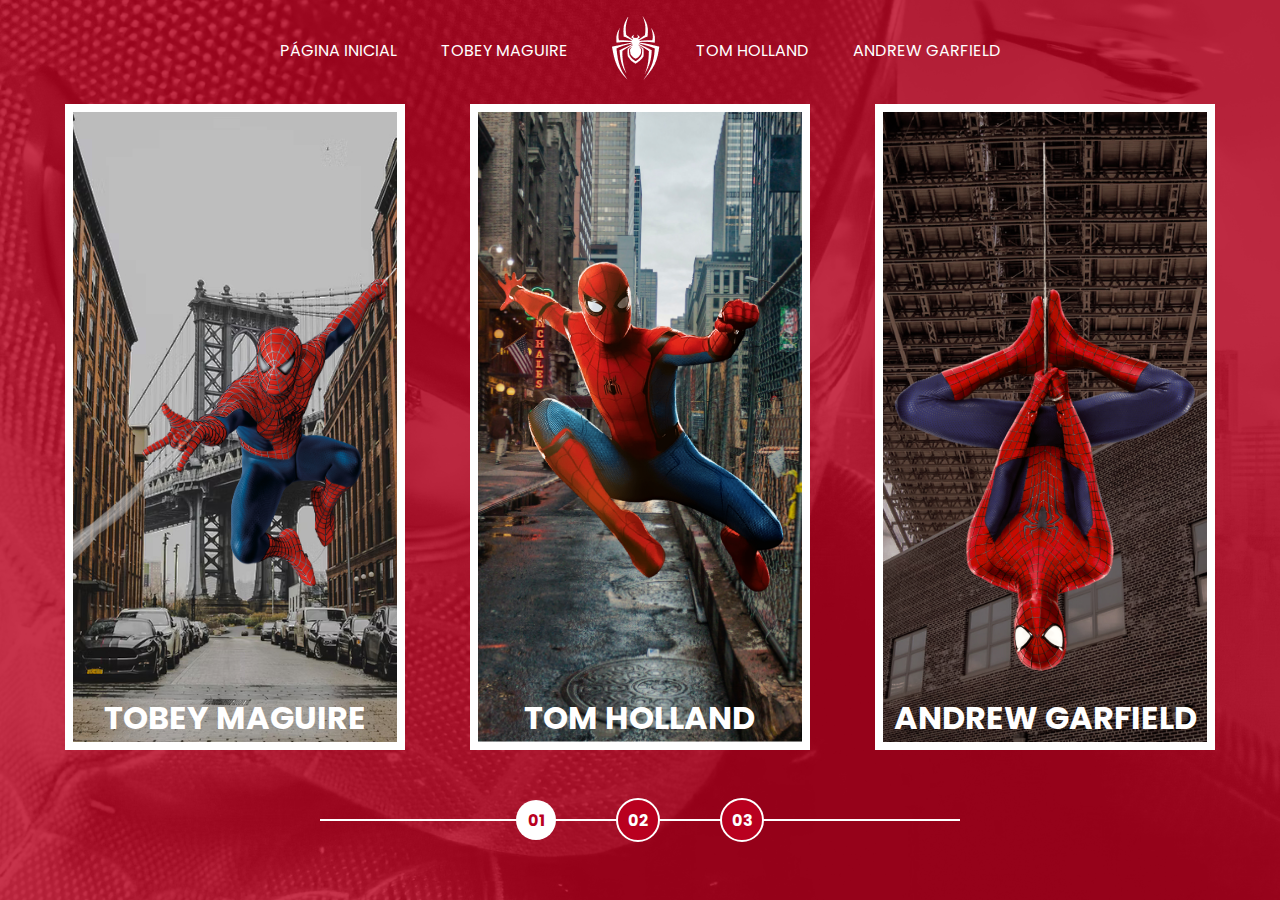
<file: index.html>
<!DOCTYPE html>
<html lang="en">

<head>
    <meta charset="UTF-8">
    <meta http-equiv="X-UA-Compatible" content="IE=edge">
    <meta name="viewport" content="width=device-width, initial-scale=1.0">
    <link rel="stylesheet" href="/assets/css/homepage-styles.css">
    <script src="/assets/scripts/card-hover-animation.js"></script>
    <title>Spiderman | Multiverso</title>
</head>

<body>
    <nav class="menu">
        <ul>
            <li class="menu__item">
                <a href="/">Página Inicial</a>
            </li>
            <li class="menu__item">
                <a href="/pages/tobey-maguire/spiderman1.html">Tobey Maguire</a>
            </li>
            <li class="menu__item menu__icon">
                <img src="\assets\icons\spiderman1.png" alt="Spiderman Icon">
            </li>
            <li class="menu__item">
                <a href="/pages/tom-holland/spidermantom1.html">Tom Holland</a>
            </li>
            <li class="menu__item">
                <a href="/pages/andrew-garfield/amazingspiderman1.html">Andrew Garfield</a>
            </li>
        </ul>
    </nav>

    <div class="container">
        <a href="/pages/tobey-maguire/spiderman1.html" class="card" id="spider-man-01">
            <img class="card__background" src="/assets/images/pic-sm-bg-01.jpg" alt="">
            <img class="card__image" src="/assets/images/spider-man-01.png" alt="Tobey Maguire">
            <h2 class="card__tittle">Tobey Maguire</h2>
        </a>
        <a href="/pages/tom-holland/spidermantom1.html" class="card" id="spider-man-02">
            <img class="card__background" src="/assets/images/pic-sm-bg-02.jpg" alt="">
            <img class="card__image" src="/assets/images/spider-man-02.png" alt="Tom Holland">
            <h2 class="card__tittle">Tom Holland</h2>
        </a>
        <a href="/pages/andrew-garfield/amazingspiderman1.html" class="card" id="spider-man-03">
            <img class="card__background" src="/assets/images/pic-sm-bg-03.jpg" alt="">
            <img class="card__image" src="/assets/images/spider-man-03.png" alt="Andrew Garfield">
            <h2 class="card__tittle">Andrew Garfield</h2>
        </a>
    </div>

    <div class="controller">
        <div class="controller__button controller__button--active">
            01
        </div>
        <div class="controller__button">
            02
        </div>
        <div class="controller__button">
            03
        </div>
        <div class="controller__line"></div>
    </div>
</body>

</html>
</file>
<file: assets/css/homepage-styles.css>
@import url('/assets/css/reset.css');
@import url('/assets/css/global.css');

body {
    background-color: var(--primary-color);
}

body::before {
    content: "";
    background-image: url(/assets/images/spider-man-background.jpg);
    background-repeat: no-repeat;
    background-position: center;
    background-size: cover;
    width: 100%;
    height: 100%;
    position: absolute;
    opacity: 0.2;
    transition: background-image 0.75s ease-in-out, opacity 0.75s ease-in-out;
}

.menu {
    padding: 1rem 0;
    width: 100%;
    text-align: center;
    position: relative;
}

.menu__item {
    display: inline-block;
    text-transform: uppercase;
    margin: 0 1.25rem;
}

.menu__icon {
    width: 2.5rem;
    margin: 0 1.25rem;
    vertical-align: middle;

}

.container {
    position: relative;
    display: flex;
    align-items: center;
    justify-content: space-evenly;
}

.card {
    border: 0.5rem solid white;
    width: calc(100% / 3 - 8%);
    height: 70vh;
    position: relative;
    transition: filter .5s ease-in-out;
}

.card__background {
    width: 100%;
    height: 100%;
    object-fit: cover;
    position: absolute;
    opacity: 1;
    transition: opacity 0.75s ease-in-out;
}

.card__image {
    width: 100%;
    height: 100%;
    object-fit: contain;
    position: relative;
    transition: 0.75s ease-in-out;
}

.card__tittle {
    font-size: 2rem;
    text-transform: uppercase;
    text-align: center;
    position: absolute;
    width: 100%;
    bottom: 0;
    transition: bottom .75s ease-in-out;
}

.controller {
    position: relative;
    display: flex;
    justify-content: center;
    align-items: center;
    margin-top: 3rem;
}

.controller__button {
    display: flex;
    align-items: center;
    justify-content: center;
    width: 2.5rem;
    height: 2.5rem;
    border: 2px solid white;
    border-radius: 50%;
    background-color: var(--primary-color);
    text-align: center;
    font-size: 1rem;
    font-weight: bold;
    cursor: pointer;
    z-index: 1;
    transition: transform 0.2s ease-in-out;
}

.controller__button:hover {
    transform: scale(1.15);
}

.controller__button:nth-child(2) {
    margin: 0 3.75rem;
}

.controller__button--active {
    background-color: white;
    color: var(--primary-color);
    border: 0,1975rem solid var(--primary-color);
}


.controller__line {
    background-color: white;
    width: 50%;
    height: 2px;
    position: absolute;
}

/* Hoover Animation */

.card--hoovered .card__background {
    cursor: pointer;
    opacity: 0;
}

.card--hoovered .card__image {
    transform: scale(1.4);
    filter: drop-shadow(30px 10px 4px rgba(0, 0, 0, .5));
}

body#spider-man-01-hoovered::before {
    background-image: url(/assets/images/pic-sm-bg-01.jpg);
}

body#spider-man-02-hoovered::before {
    background-image: url(/assets/images/pic-sm-bg-02.jpg);
}

body#spider-man-03-hoovered::before {
    background-image: url(/assets/images/pic-sm-bg-03.jpg);
}

body[id^="spider-man-"]::before {
    opacity: 1;
}

body[id^="spider-man-"] .card:not(.card--hoovered) {
    filter: grayscale(100%);
}

.card--hoovered .card__tittle {
    bottom: 50%;
}
</file>
